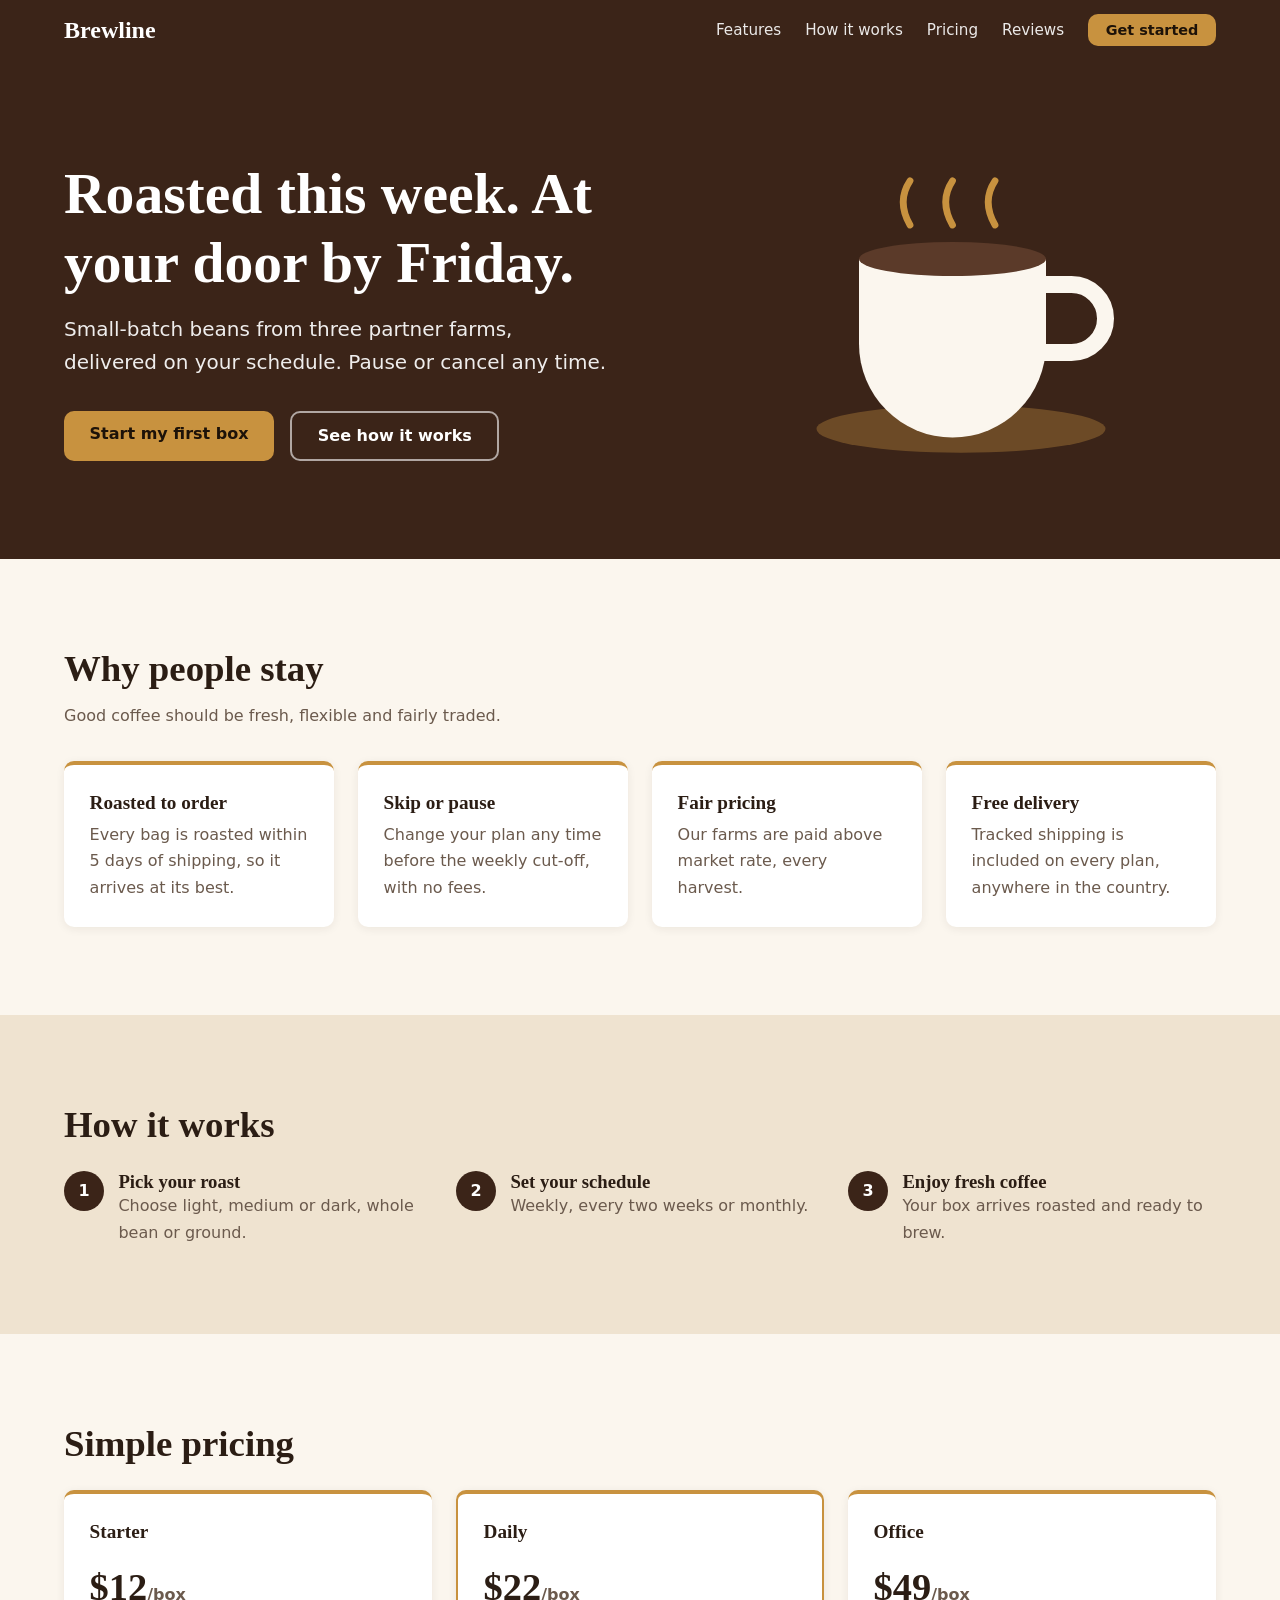
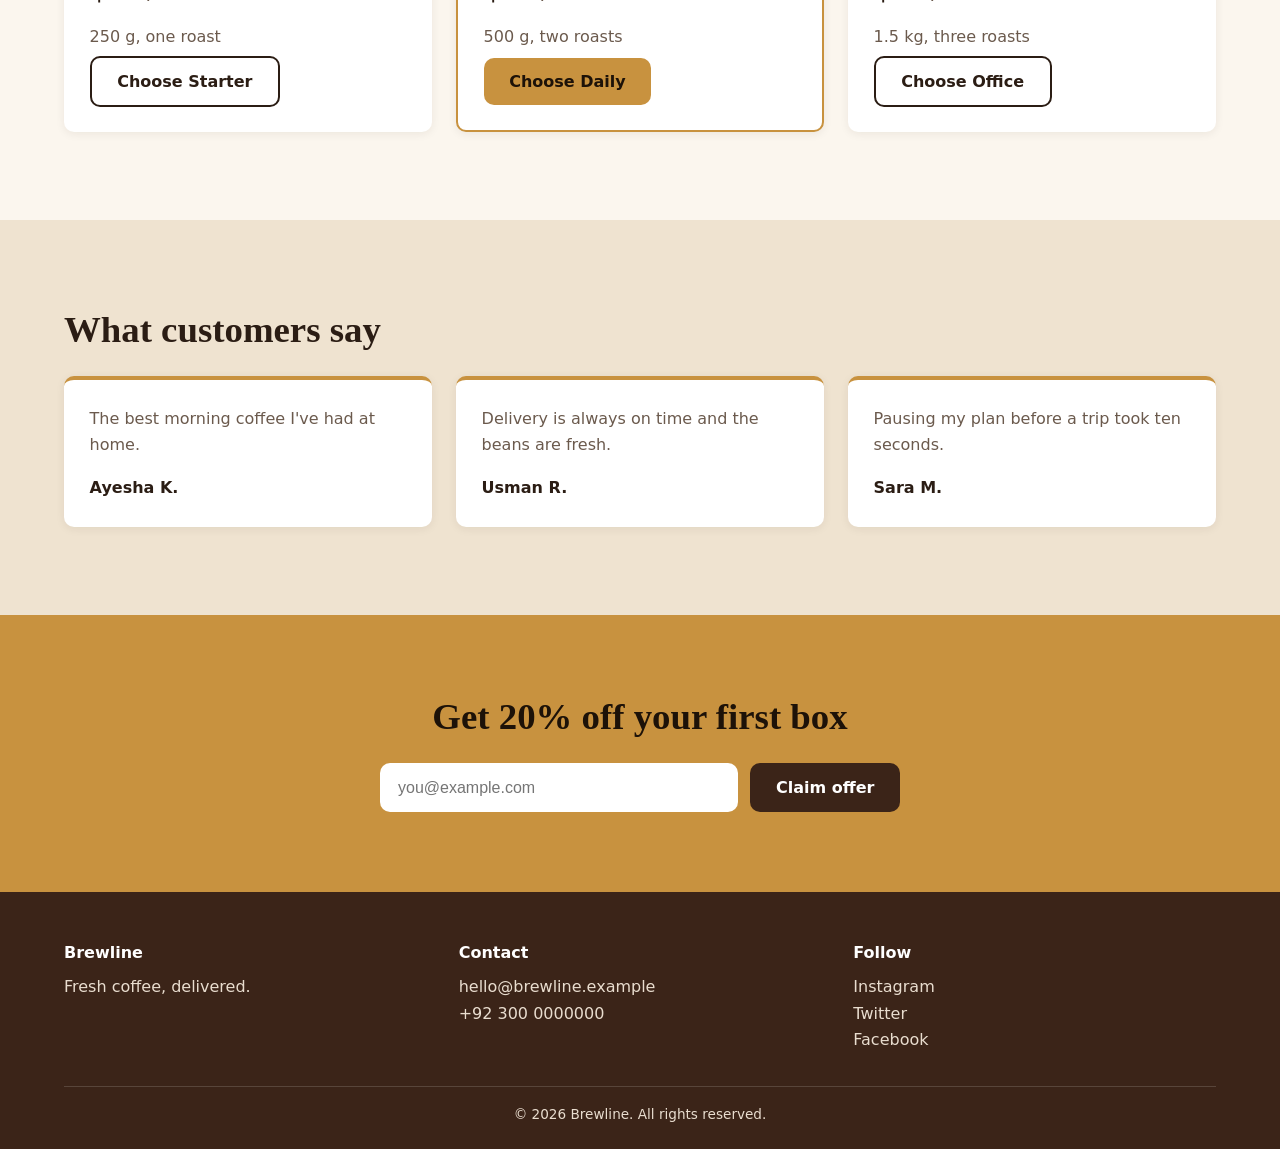
<file: OIBSIP/WebDev-L1-LandingPage/index.html>
<!DOCTYPE html>
<html lang="en">
<head>
<meta charset="UTF-8">
<meta name="viewport" content="width=device-width, initial-scale=1">
<meta name="description" content="Brewline delivers small-batch roasted coffee to your door every week.">
<title>Brewline – Fresh Coffee Subscription</title>
<link rel="stylesheet" href="style.css">
</head>
<body>
<a class="skip" href="#main">Skip to content</a>

<header class="nav">
  <a class="logo" href="#home">Brewline</a>
  <input type="checkbox" id="menu" class="menu-toggle" aria-label="Open menu">
  <label for="menu" class="burger" aria-hidden="true"><span></span></label>
  <nav class="links" aria-label="Main">
    <a href="#features">Features</a>
    <a href="#how">How it works</a>
    <a href="#pricing">Pricing</a>
    <a href="#reviews">Reviews</a>
    <a class="btn small" href="#join">Get started</a>
  </nav>
</header>

<main id="main">
  <section class="hero" id="home">
    <div class="hero-text">
      <h1>Roasted this week. At your door by Friday.</h1>
      <p>Small-batch beans from three partner farms, delivered on your schedule. Pause or cancel any time.</p>
      <div class="actions">
        <a class="btn" href="#join">Start my first box</a>
        <a class="btn ghost" href="#how">See how it works</a>
      </div>
    </div>
    <svg class="cup" viewBox="0 0 200 180" role="img" aria-label="Cup of coffee">
      <ellipse cx="100" cy="160" rx="85" ry="14" fill="#c8923f" opacity=".35"/>
      <path d="M40 60h110v50a55 55 0 0 1-55 55 55 55 0 0 1-55-55z" fill="#fbf6ee"/>
      <path d="M150 75h15a20 20 0 0 1 0 40h-18" fill="none" stroke="#fbf6ee" stroke-width="10"/>
      <ellipse cx="95" cy="60" rx="55" ry="10" fill="#5b3a29"/>
      <path d="M70 40q-8-14 0-26M95 40q-8-14 0-26M120 40q-8-14 0-26" fill="none" stroke="#c8923f" stroke-width="4" stroke-linecap="round"/>
    </svg>
  </section>

  <section class="section" id="features">
    <h2>Why people stay</h2>
    <p class="lead">Good coffee should be fresh, flexible and fairly traded.</p>
    <div class="grid">
      <article class="card"><h3>Roasted to order</h3><p>Every bag is roasted within 5 days of shipping, so it arrives at its best.</p></article>
      <article class="card"><h3>Skip or pause</h3><p>Change your plan any time before the weekly cut-off, with no fees.</p></article>
      <article class="card"><h3>Fair pricing</h3><p>Our farms are paid above market rate, every harvest.</p></article>
      <article class="card"><h3>Free delivery</h3><p>Tracked shipping is included on every plan, anywhere in the country.</p></article>
    </div>
  </section>

  <section class="section alt" id="how">
    <h2>How it works</h2>
    <ol class="steps">
      <li><h3>Pick your roast</h3><p>Choose light, medium or dark, whole bean or ground.</p></li>
      <li><h3>Set your schedule</h3><p>Weekly, every two weeks or monthly.</p></li>
      <li><h3>Enjoy fresh coffee</h3><p>Your box arrives roasted and ready to brew.</p></li>
    </ol>
  </section>

  <section class="section" id="pricing">
    <h2>Simple pricing</h2>
    <div class="grid plans">
      <article class="card"><h3>Starter</h3><p class="price">$12<span>/box</span></p><p>250 g, one roast</p><a class="btn ghost dark" href="#join">Choose Starter</a></article>
      <article class="card featured"><h3>Daily</h3><p class="price">$22<span>/box</span></p><p>500 g, two roasts</p><a class="btn" href="#join">Choose Daily</a></article>
      <article class="card"><h3>Office</h3><p class="price">$49<span>/box</span></p><p>1.5 kg, three roasts</p><a class="btn ghost dark" href="#join">Choose Office</a></article>
    </div>
  </section>

  <section class="section alt" id="reviews">
    <h2>What customers say</h2>
    <div class="grid">
      <blockquote class="card"><p>The best morning coffee I've had at home.</p><footer>Ayesha K.</footer></blockquote>
      <blockquote class="card"><p>Delivery is always on time and the beans are fresh.</p><footer>Usman R.</footer></blockquote>
      <blockquote class="card"><p>Pausing my plan before a trip took ten seconds.</p><footer>Sara M.</footer></blockquote>
    </div>
  </section>

  <section class="cta" id="join">
    <h2>Get 20% off your first box</h2>
    <form action="#" method="get">
      <label class="sr" for="email">Email address</label>
      <input id="email" type="email" name="email" placeholder="you@example.com" required>
      <button class="btn" type="submit">Claim offer</button>
    </form>
  </section>
</main>

<footer class="site-footer" id="contact">
  <div class="cols">
    <div><strong>Brewline</strong><p>Fresh coffee, delivered.</p></div>
    <div><strong>Contact</strong><p>hello@brewline.example<br>+92 300 0000000</p></div>
    <div><strong>Follow</strong><p><a href="#">Instagram</a><br><a href="#">Twitter</a><br><a href="#">Facebook</a></p></div>
  </div>
  <p class="copy">© 2026 Brewline. All rights reserved.</p>
</footer>
</body>
</html>
</file>
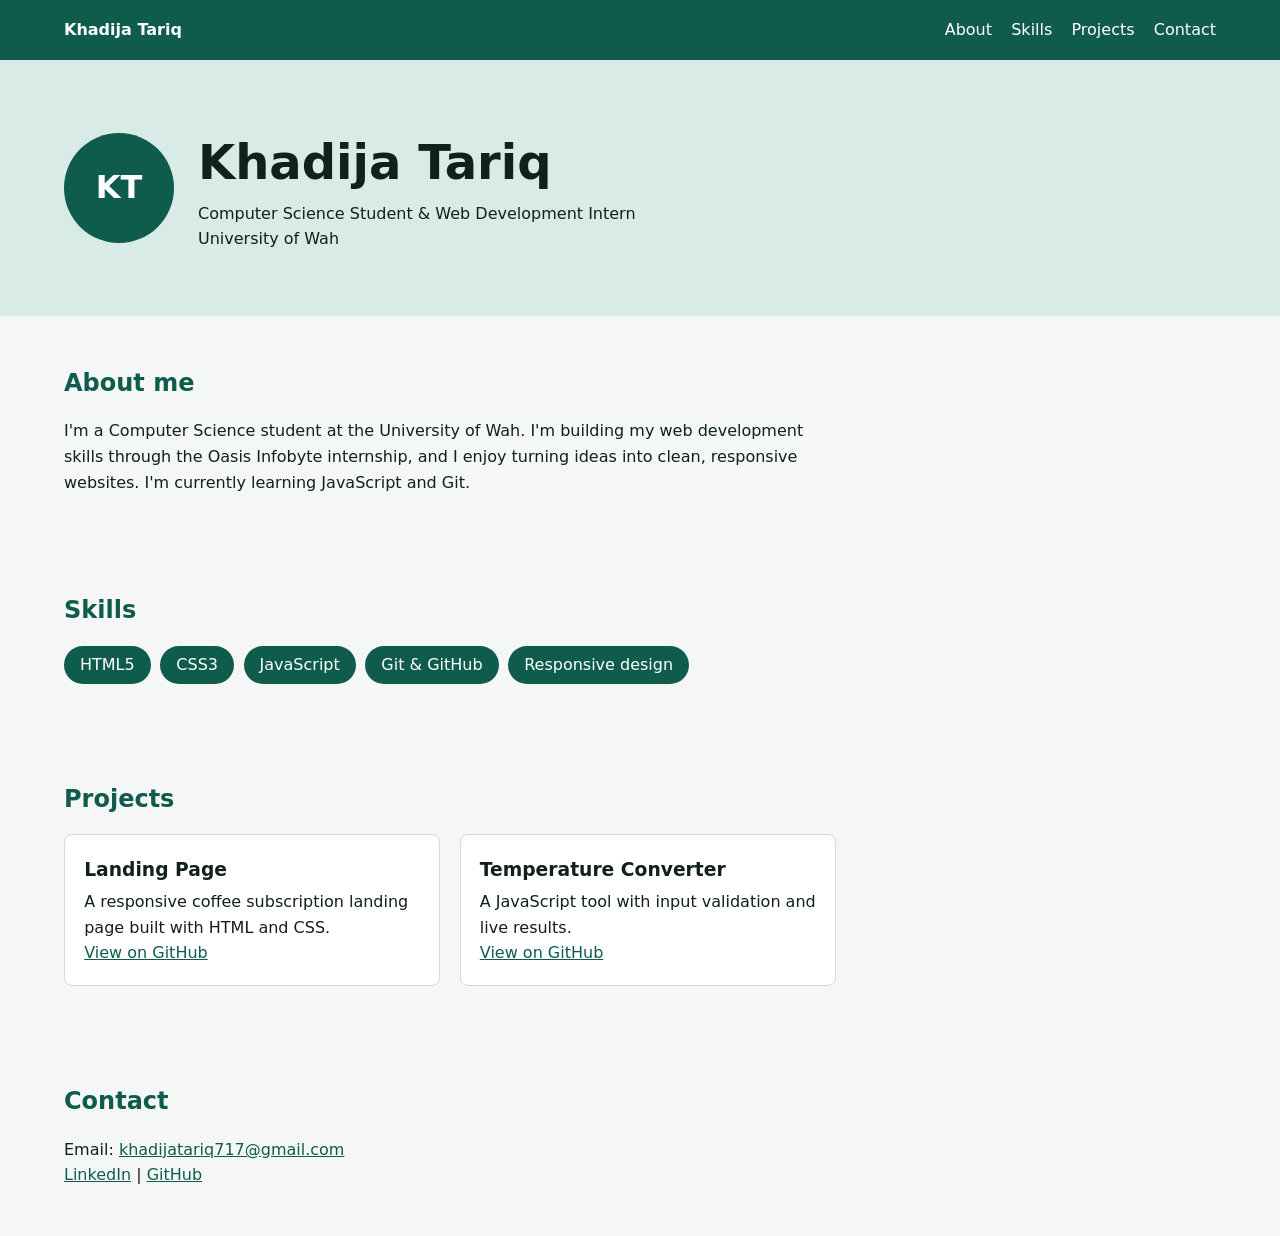
<file: OIBSIP/WebDev-L1-Portfolio/index.html>
<!DOCTYPE html>
<html lang="en">
<head>
<meta charset="UTF-8">
<meta name="viewport" content="width=device-width, initial-scale=1">
<meta name="description" content="Portfolio of Khadija Tariq, Computer Science student at University of Wah.">
<title>Khadija Tariq – Portfolio</title>
<link rel="stylesheet" href="style.css">
</head>
<body>
<header class="nav">
  <strong>Khadija Tariq</strong>
  <nav><a href="#about">About</a><a href="#skills">Skills</a><a href="#projects">Projects</a><a href="#contact">Contact</a></nav>
</header>

<section class="hero">
  <div class="avatar" aria-hidden="true">KT</div>
  <div>
    <h1>Khadija Tariq</h1>
    <p>Computer Science Student &amp; Web Development Intern</p>
    <p>University of Wah</p>
  </div>
</section>

<section id="about" class="section">
  <h2>About me</h2>
  <p>I'm a Computer Science student at the University of Wah. I'm building my web development skills through the Oasis Infobyte internship, and I enjoy turning ideas into clean, responsive websites. I'm currently learning JavaScript and Git.</p>
</section>

<section id="skills" class="section">
  <h2>Skills</h2>
  <ul class="chips"><li>HTML5</li><li>CSS3</li><li>JavaScript</li><li>Git &amp; GitHub</li><li>Responsive design</li></ul>
</section>

<section id="projects" class="section">
  <h2>Projects</h2>
  <div class="cards">
    <article><h3>Landing Page</h3><p>A responsive coffee subscription landing page built with HTML and CSS.</p><a href="https://github.com/KHADIJA-TARIQ189/OIBSIP" target="_blank" rel="noopener">View on GitHub</a></article>
    <article><h3>Temperature Converter</h3><p>A JavaScript tool with input validation and live results.</p><a href="https://github.com/KHADIJA-TARIQ189/OIBSIP" target="_blank" rel="noopener">View on GitHub</a></article>
  </div>
</section>

<section id="contact" class="section">
  <h2>Contact</h2>
  <p>Email: <a href="mailto:khadijatariq717@gmail.com">khadijatariq717@gmail.com</a></p>
  <p>
    <a href="https://www.linkedin.com/in/khadija-tariq-a91ba0416/" target="_blank" rel="noopener">LinkedIn</a> |
    <a href="https://github.com/KHADIJA-TARIQ189" target="_blank" rel="noopener">GitHub</a>
  </p>
</section>
</body>
</html>
</file>
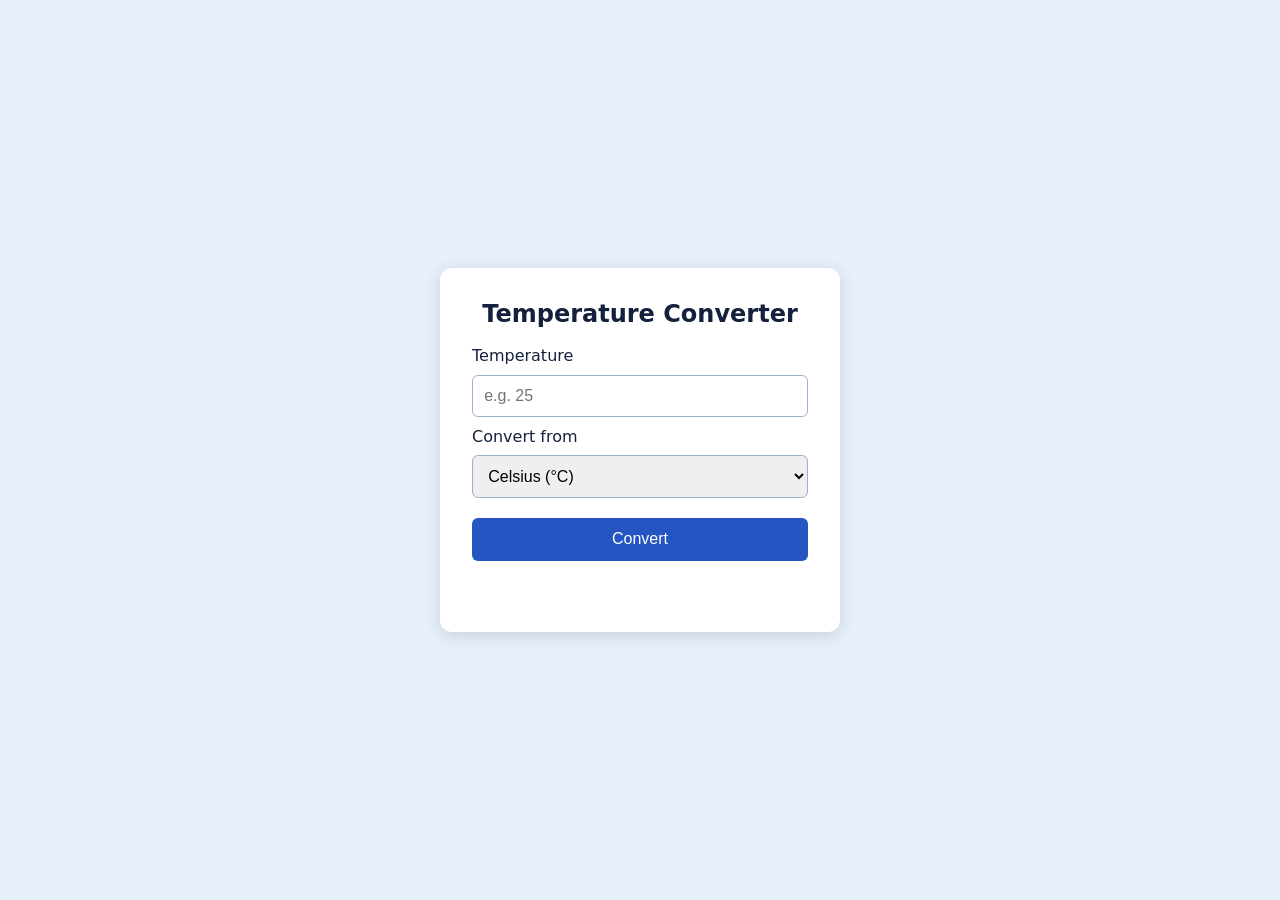
<file: OIBSIP/WebDev-L1-TemperatureConverter/index.html>
<!DOCTYPE html>
<html lang="en">
<head>
<meta charset="UTF-8">
<meta name="viewport" content="width=device-width, initial-scale=1">
<title>Temperature Converter</title>
<link rel="stylesheet" href="style.css">
</head>
<body>
<main class="box">
  <h1>Temperature Converter</h1>
  <label for="value">Temperature</label>
  <input id="value" type="text" inputmode="decimal" placeholder="e.g. 25">
  <label for="unit">Convert from</label>
  <select id="unit">
    <option value="C">Celsius (°C)</option>
    <option value="F">Fahrenheit (°F)</option>
    <option value="K">Kelvin (K)</option>
  </select>
  <button id="convert">Convert</button>
  <p id="error" role="alert"></p>
  <div id="result"></div>
</main>
<script src="script.js"></script>
</body>
</html>
</file>
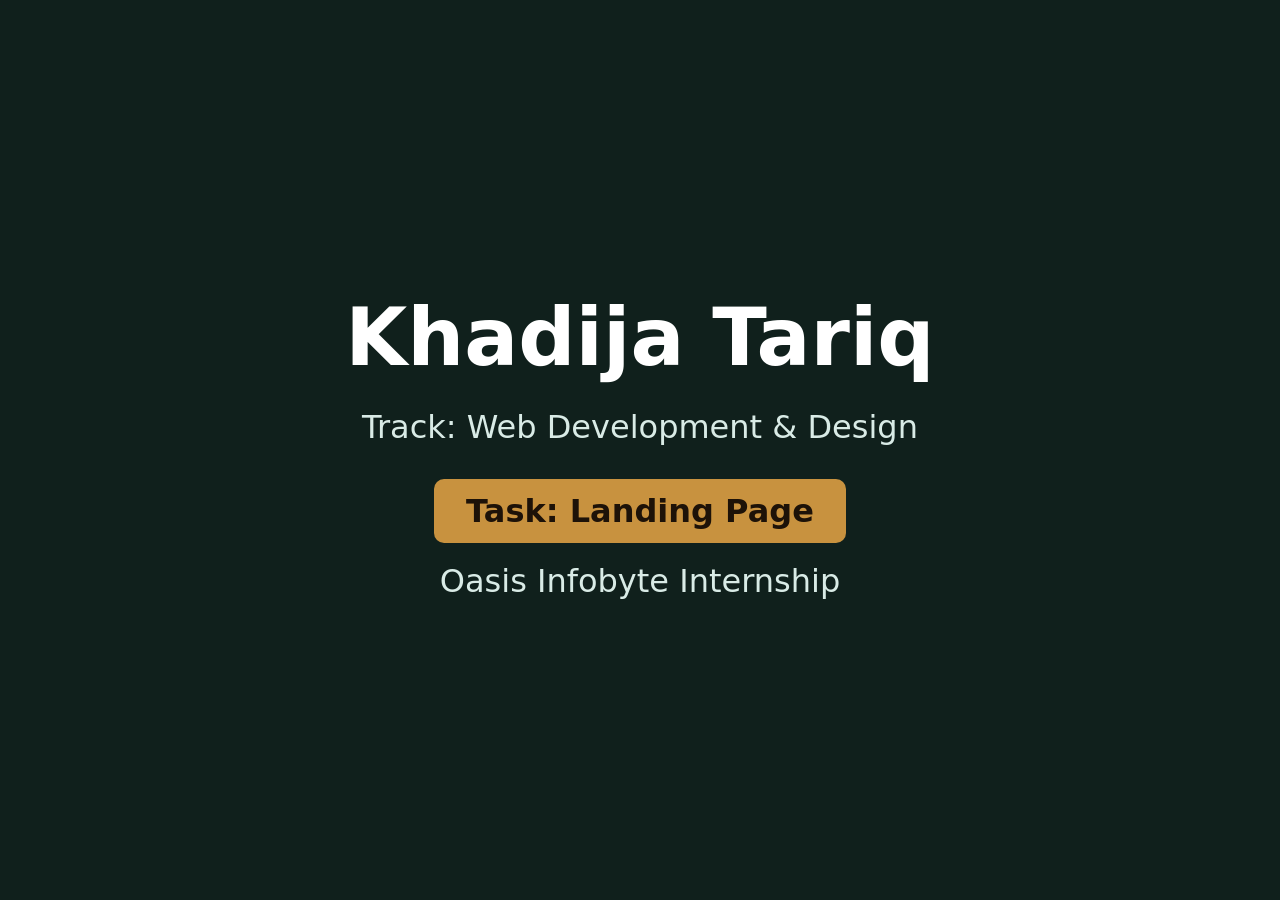
<file: OIBSIP/WebDev-L1-LandingPage/title-card.html>
<!DOCTYPE html>
<html lang="en">
<head>
<meta charset="UTF-8">
<meta name="viewport" content="width=device-width, initial-scale=1">
<title>Title Card – Landing Page</title>
<style>
*{box-sizing:border-box;margin:0;padding:0}
html,body{height:100%}
body{background:#10201c;color:#fff;font-family:system-ui,sans-serif;display:grid;place-items:center;text-align:center;padding:2rem}
h1{font-size:clamp(2.5rem,8vw,5rem);margin-bottom:1.5rem}
p{font-size:clamp(1.2rem,3.5vw,2rem);margin:.6rem 0;color:#d9ebe6}
.task{margin-top:1.5rem;padding:.8rem 2rem;background:#c8923f;color:#1d1208;font-weight:700;border-radius:10px;display:inline-block}
</style>
</head>
<body>
<main>
  <h1>Khadija Tariq</h1>
  <p>Track: Web Development &amp; Design</p>
  <p class="task">Task: Landing Page</p>
  <p>Oasis Infobyte Internship</p>
</main>
</body>
</html>
</file>
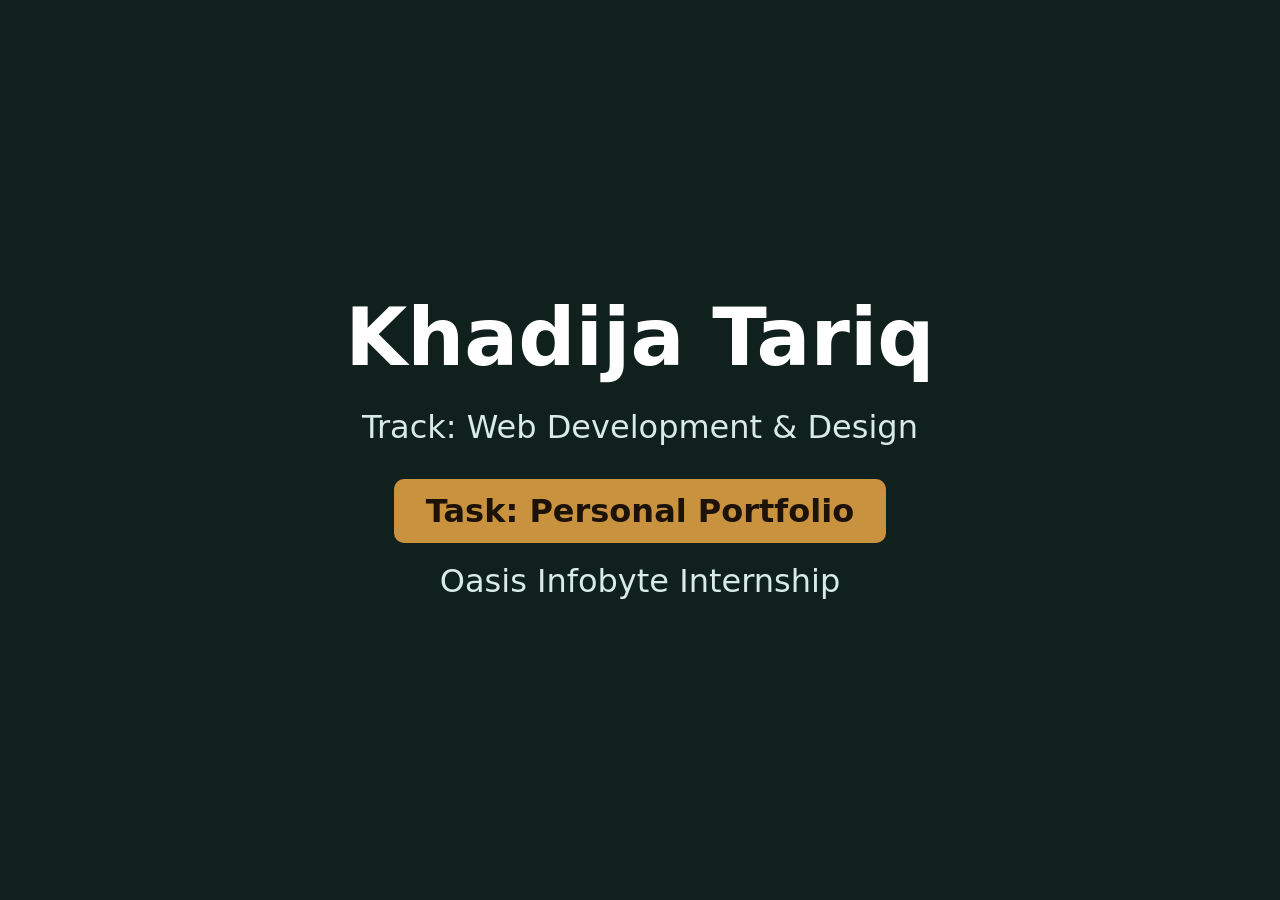
<file: OIBSIP/WebDev-L1-Portfolio/title-card.html>
<!DOCTYPE html>
<html lang="en">
<head>
<meta charset="UTF-8">
<meta name="viewport" content="width=device-width, initial-scale=1">
<title>Title Card – Personal Portfolio</title>
<style>
*{box-sizing:border-box;margin:0;padding:0}
html,body{height:100%}
body{background:#10201c;color:#fff;font-family:system-ui,sans-serif;display:grid;place-items:center;text-align:center;padding:2rem}
h1{font-size:clamp(2.5rem,8vw,5rem);margin-bottom:1.5rem}
p{font-size:clamp(1.2rem,3.5vw,2rem);margin:.6rem 0;color:#d9ebe6}
.task{margin-top:1.5rem;padding:.8rem 2rem;background:#c8923f;color:#1d1208;font-weight:700;border-radius:10px;display:inline-block}
</style>
</head>
<body>
<main>
  <h1>Khadija Tariq</h1>
  <p>Track: Web Development &amp; Design</p>
  <p class="task">Task: Personal Portfolio</p>
  <p>Oasis Infobyte Internship</p>
</main>
</body>
</html>
</file>
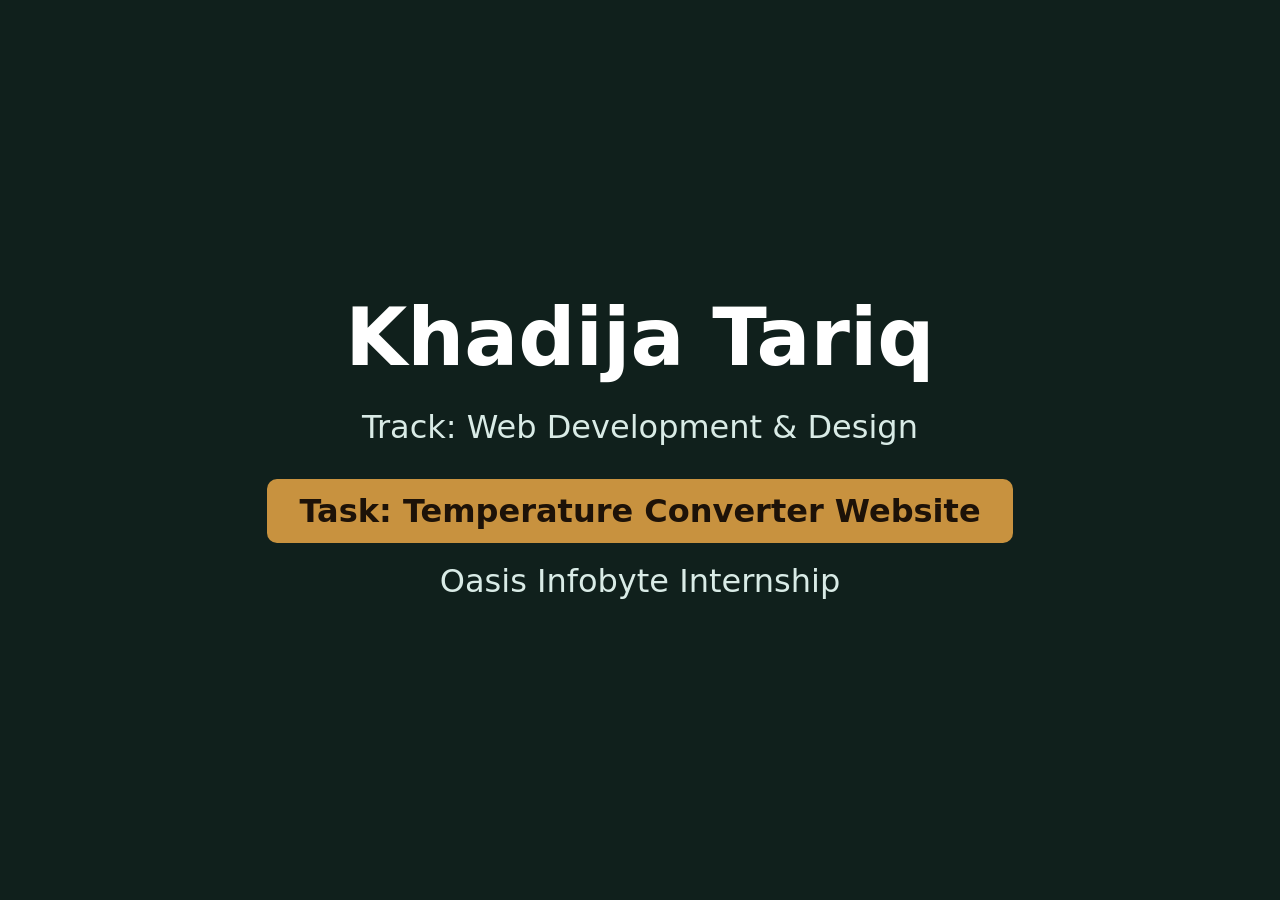
<file: OIBSIP/WebDev-L1-TemperatureConverter/title-card.html>
<!DOCTYPE html>
<html lang="en">
<head>
<meta charset="UTF-8">
<meta name="viewport" content="width=device-width, initial-scale=1">
<title>Title Card – Temperature Converter Website</title>
<style>
*{box-sizing:border-box;margin:0;padding:0}
html,body{height:100%}
body{background:#10201c;color:#fff;font-family:system-ui,sans-serif;display:grid;place-items:center;text-align:center;padding:2rem}
h1{font-size:clamp(2.5rem,8vw,5rem);margin-bottom:1.5rem}
p{font-size:clamp(1.2rem,3.5vw,2rem);margin:.6rem 0;color:#d9ebe6}
.task{margin-top:1.5rem;padding:.8rem 2rem;background:#c8923f;color:#1d1208;font-weight:700;border-radius:10px;display:inline-block}
</style>
</head>
<body>
<main>
  <h1>Khadija Tariq</h1>
  <p>Track: Web Development &amp; Design</p>
  <p class="task">Task: Temperature Converter Website</p>
  <p>Oasis Infobyte Internship</p>
</main>
</body>
</html>
</file>
<file: OIBSIP/WebDev-L1-LandingPage/style.css>
:root{--bg:#fbf6ee;--ink:#2b1d14;--brand:#3b2418;--accent:#c8923f;--accent-dark:#a87628;--alt:#efe3d0;--muted:#6b5a4d;--radius:10px;--pad:clamp(1.25rem,5vw,4rem)}
*,*::before,*::after{box-sizing:border-box;margin:0;padding:0}
html{scroll-behavior:smooth}
body{font-family:system-ui,-apple-system,"Segoe UI",sans-serif;background:var(--bg);color:var(--ink);line-height:1.65;font-size:1rem}
h1,h2,h3{font-family:Georgia,"Times New Roman",serif;line-height:1.2}
a{color:inherit}
:focus-visible{outline:3px solid var(--accent);outline-offset:3px}
.skip{position:absolute;left:-999px;background:#fff;padding:.5rem 1rem;z-index:100}
.skip:focus{left:1rem;top:1rem}
.sr{position:absolute;width:1px;height:1px;overflow:hidden;clip:rect(0 0 0 0)}

/* nav */
.nav{position:sticky;top:0;z-index:50;display:flex;align-items:center;justify-content:space-between;padding:.9rem var(--pad);background:var(--brand);color:#fff}
.logo{font:700 1.5rem Georgia,serif;text-decoration:none}
.links{display:flex;align-items:center;gap:1.5rem}
.links a{text-decoration:none;font-size:.95rem;opacity:.9;transition:opacity .2s}
.links a:hover{opacity:1}
.menu-toggle{position:absolute;opacity:0;pointer-events:none}
.burger{display:none;cursor:pointer;padding:.6rem}
.burger span,.burger span::before,.burger span::after{display:block;width:24px;height:3px;background:#fff;border-radius:2px;transition:.25s}
.burger span{position:relative}
.burger span::before,.burger span::after{content:"";position:absolute;left:0}
.burger span::before{top:-8px}.burger span::after{top:8px}
.menu-toggle:focus-visible+.burger{outline:3px solid var(--accent)}
.menu-toggle:checked+.burger span{background:transparent}
.menu-toggle:checked+.burger span::before{top:0;transform:rotate(45deg)}
.menu-toggle:checked+.burger span::after{top:0;transform:rotate(-45deg)}

/* buttons */
.btn{display:inline-block;background:var(--accent);color:#1d1208;padding:.85rem 1.6rem;border:0;border-radius:var(--radius);font:600 1rem system-ui,sans-serif;text-decoration:none;cursor:pointer;transition:background .2s,transform .2s}
.btn:hover{background:var(--accent-dark);transform:translateY(-2px)}
.btn.small{padding:.5rem 1.1rem;font-size:.9rem;opacity:1}
.btn.ghost{background:transparent;color:#fff;border:2px solid rgba(255,255,255,.6)}
.btn.ghost:hover{background:rgba(255,255,255,.12)}
.btn.ghost.dark{color:var(--ink);border-color:var(--ink)}
.btn.ghost.dark:hover{background:rgba(0,0,0,.06)}

/* hero */
.hero{display:grid;grid-template-columns:1.2fr 1fr;align-items:center;gap:2rem;padding:clamp(3rem,8vw,6rem) var(--pad);background:var(--brand);color:#fff}
.hero h1{font-size:clamp(2.1rem,5vw,3.6rem);margin-bottom:1rem}
.hero p{font-size:clamp(1.05rem,2vw,1.25rem);max-width:34rem;margin-bottom:2rem;opacity:.92}
.actions{display:flex;flex-wrap:wrap;gap:1rem}
.cup{width:100%;max-width:340px;justify-self:center}

/* sections */
.section{padding:clamp(3rem,7vw,5.5rem) var(--pad);scroll-margin-top:60px}
.section.alt{background:var(--alt)}
.section h2{font-size:clamp(1.6rem,3.5vw,2.3rem);margin-bottom:.75rem}
.lead{color:var(--muted);max-width:36rem;margin-bottom:2rem}
.grid{display:grid;grid-template-columns:repeat(auto-fit,minmax(240px,1fr));gap:1.5rem;margin-top:1.5rem}
.card{background:#fff;padding:1.6rem;border-radius:var(--radius);border-top:4px solid var(--accent);box-shadow:0 2px 10px rgba(43,29,20,.07);transition:transform .2s,box-shadow .2s}
.card:hover{transform:translateY(-4px);box-shadow:0 8px 20px rgba(43,29,20,.12)}
.card h3{margin-bottom:.5rem;font-size:1.2rem}
.card p{color:var(--muted)}
blockquote footer{margin-top:1rem;font-weight:600;color:var(--ink)}

/* steps */
.steps{list-style:none;counter-reset:s;display:grid;grid-template-columns:repeat(auto-fit,minmax(220px,1fr));gap:1.5rem;margin-top:1.5rem}
.steps li{counter-increment:s;padding-left:3.4rem;position:relative}
.steps li::before{content:counter(s);position:absolute;left:0;top:0;width:2.5rem;height:2.5rem;border-radius:50%;background:var(--brand);color:#fff;display:grid;place-items:center;font-weight:700}
.steps p{color:var(--muted)}

/* pricing */
.price{font:700 2.4rem Georgia,serif;color:var(--ink)!important;margin:.5rem 0}
.price span{font-size:1rem;color:var(--muted);font-family:system-ui}
.plans .card{display:flex;flex-direction:column;gap:.4rem;align-items:flex-start}
.plans .btn{margin-top:auto}
.featured{border:2px solid var(--accent);border-top-width:4px}

/* CTA + footer */
.cta{text-align:center;padding:clamp(3rem,7vw,5rem) var(--pad);background:var(--accent)}
.cta h2{font-size:clamp(1.6rem,3.5vw,2.3rem);margin-bottom:1.5rem;color:#1d1208}
.cta form{display:flex;flex-wrap:wrap;justify-content:center;gap:.75rem;max-width:520px;margin:0 auto}
.cta input{flex:1 1 240px;padding:.85rem 1rem;border:2px solid transparent;border-radius:var(--radius);font-size:1rem}
.cta .btn{background:var(--brand);color:#fff}
.cta .btn:hover{background:#25150c}
.site-footer{background:var(--brand);color:#e9ddcf;padding:3rem var(--pad) 1.5rem}
.cols{display:grid;grid-template-columns:repeat(auto-fit,minmax(200px,1fr));gap:2rem}
.site-footer strong{color:#fff;display:block;margin-bottom:.5rem}
.site-footer a{text-decoration:none}
.site-footer a:hover{color:var(--accent)}
.copy{margin-top:2rem;padding-top:1rem;border-top:1px solid rgba(255,255,255,.15);font-size:.85rem;text-align:center}

/* responsive */
@media (max-width:860px){
  .hero{grid-template-columns:1fr;text-align:left}
  .cup{max-width:220px;justify-self:start;order:-1}
}
@media (max-width:760px){
  .burger{display:block}
  .links{position:absolute;top:100%;left:0;right:0;flex-direction:column;align-items:stretch;gap:0;background:var(--brand);padding:0 var(--pad);max-height:0;overflow:hidden;transition:max-height .3s}
  .links a{padding:.9rem 0;border-top:1px solid rgba(255,255,255,.12)}
  .links .btn{margin:.9rem 0;text-align:center}
  .menu-toggle:checked~.links{max-height:420px}
}
@media (prefers-reduced-motion:reduce){*{transition:none!important;scroll-behavior:auto!important}}
</file>
<file: OIBSIP/WebDev-L1-Portfolio/style.css>
:root{--bg:#f4f7f6;--ink:#10201c;--brand:#0f5c4d;--soft:#d9ebe6}
*{box-sizing:border-box;margin:0;padding:0}
html{scroll-behavior:smooth}
body{font-family:system-ui,sans-serif;background:var(--bg);color:var(--ink);line-height:1.6;padding-top:60px}
.nav{position:fixed;top:0;left:0;right:0;height:60px;display:flex;justify-content:space-between;align-items:center;padding:0 5%;background:var(--brand);color:#fff;z-index:10}
.nav a{color:#fff;text-decoration:none;margin-left:1.2rem}
.hero{display:flex;flex-wrap:wrap;align-items:center;gap:1.5rem;padding:4rem 5%;background:var(--soft)}
.avatar{width:110px;height:110px;border-radius:50%;background:var(--brand);color:#fff;display:grid;place-items:center;font-size:2rem;font-weight:700}
.hero h1{font-size:clamp(2rem,6vw,3rem)}
.section{padding:3rem 5%;max-width:900px;scroll-margin-top:60px}
.section h2{margin-bottom:1rem;color:var(--brand)}
.chips{display:flex;flex-wrap:wrap;gap:.6rem;list-style:none}
.chips li{background:var(--brand);color:#fff;padding:.4rem 1rem;border-radius:999px}
.cards{display:flex;flex-wrap:wrap;gap:1.2rem}
.cards article{flex:1 1 250px;background:#fff;padding:1.2rem;border:1px solid #cfdcd8;border-radius:8px}
.cards h3{margin-bottom:.3rem}
a{color:var(--brand)}
</file>
<file: OIBSIP/WebDev-L1-TemperatureConverter/style.css>
*{box-sizing:border-box;margin:0;padding:0}
body{font-family:system-ui,sans-serif;background:#e8f0fb;min-height:100vh;display:grid;place-items:center;padding:1rem;color:#14213d}
.box{background:#fff;width:100%;max-width:400px;padding:2rem;border-radius:12px;box-shadow:0 4px 18px rgba(20,33,61,.15);display:flex;flex-direction:column;gap:.6rem}
h1{font-size:1.5rem;text-align:center;margin-bottom:.5rem}
input,select{padding:.7rem;font-size:1rem;border:1px solid #9bb0d3;border-radius:6px}
button{margin-top:.6rem;padding:.8rem;font-size:1rem;background:#2455c3;color:#fff;border:0;border-radius:6px;cursor:pointer}
button:hover{background:#1b429a}
#error{color:#b00020;min-height:1.2rem;font-size:.95rem}
#result p{padding:.5rem 0;border-bottom:1px solid #e1e8f5;font-size:1.1rem}
</file>
